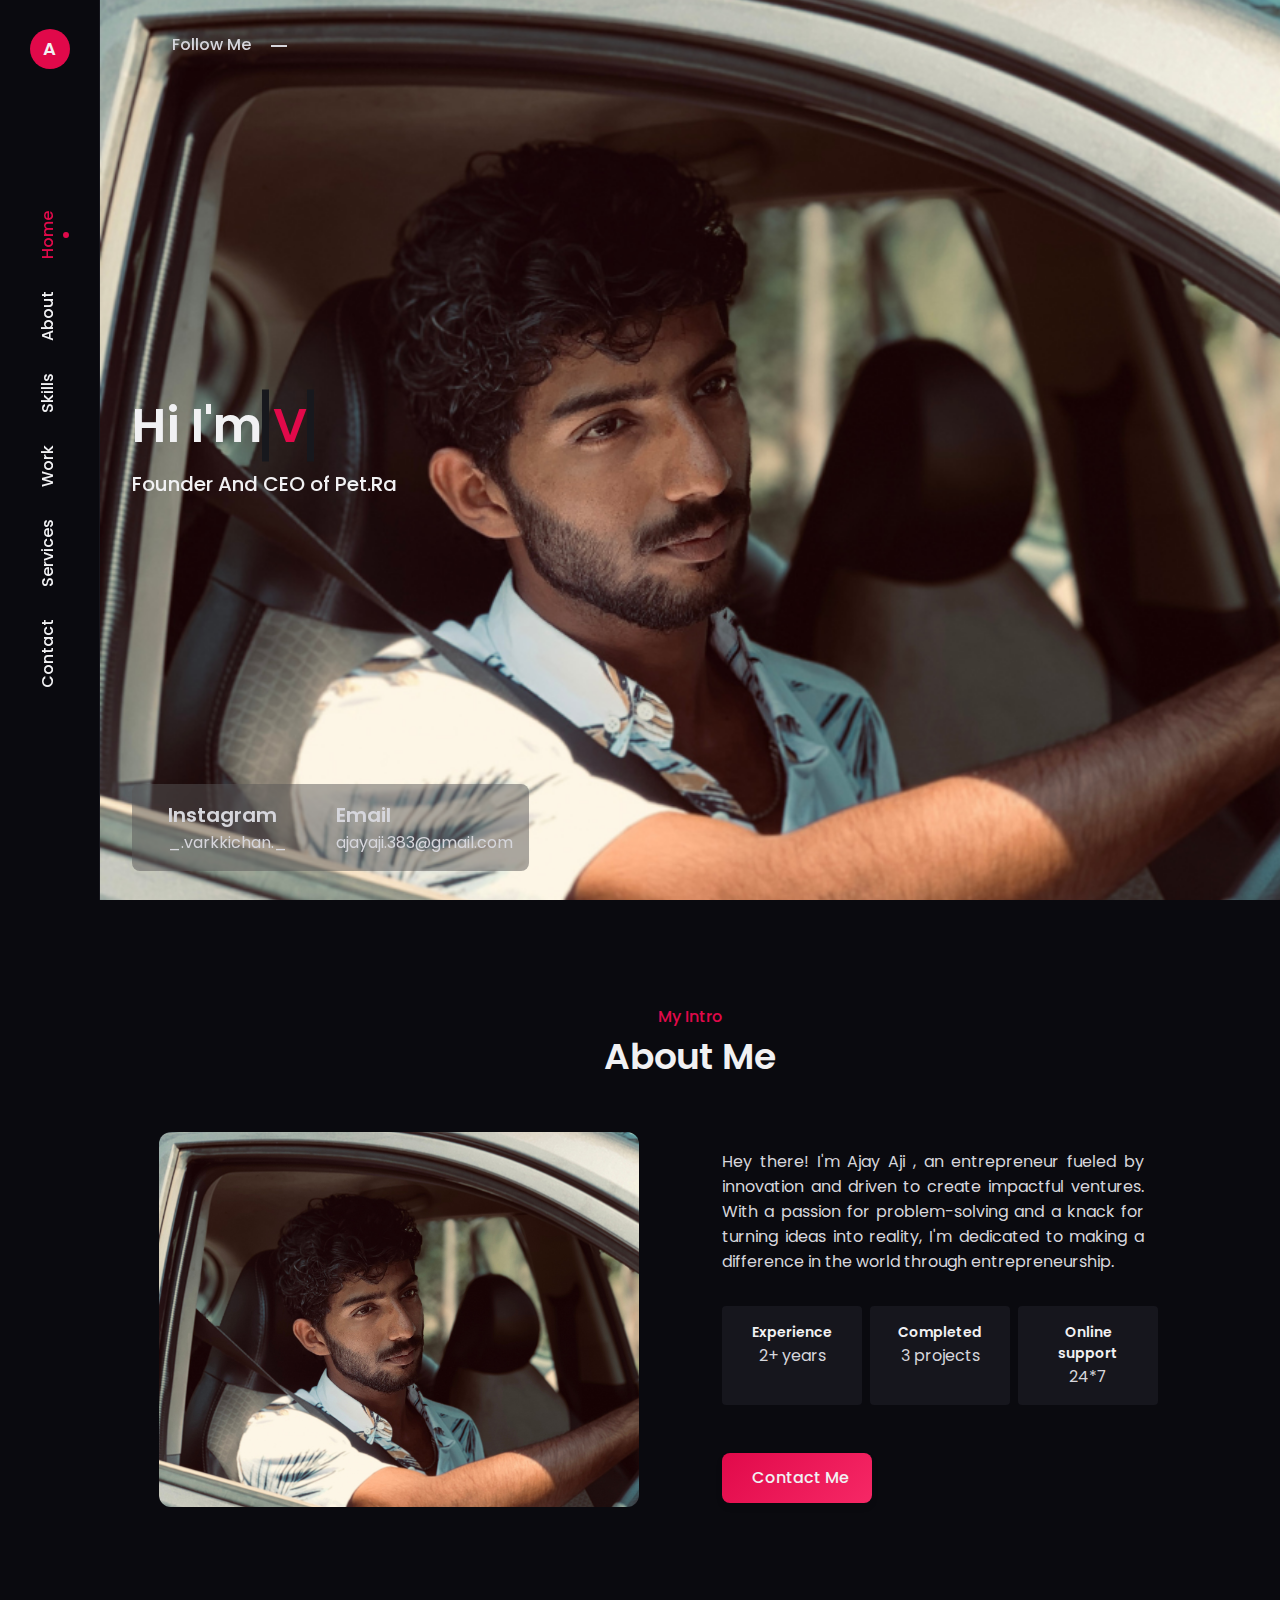
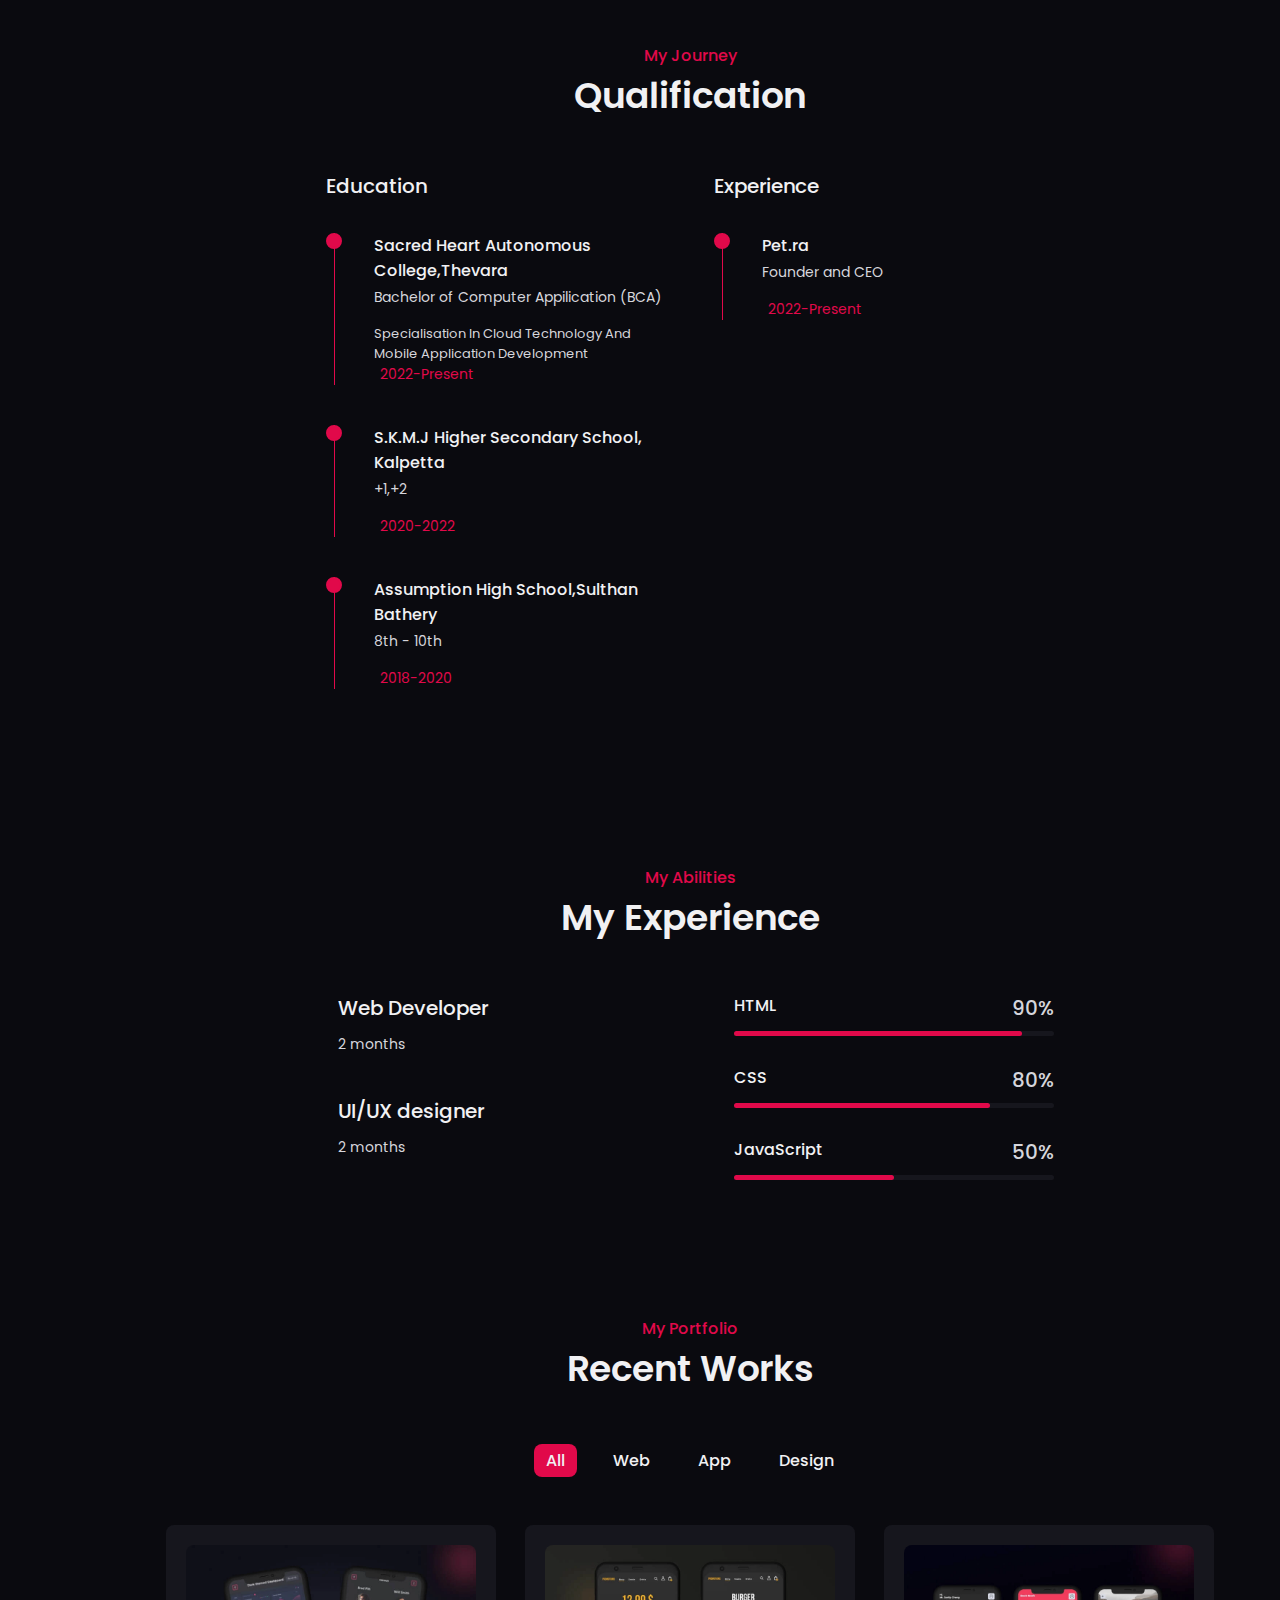
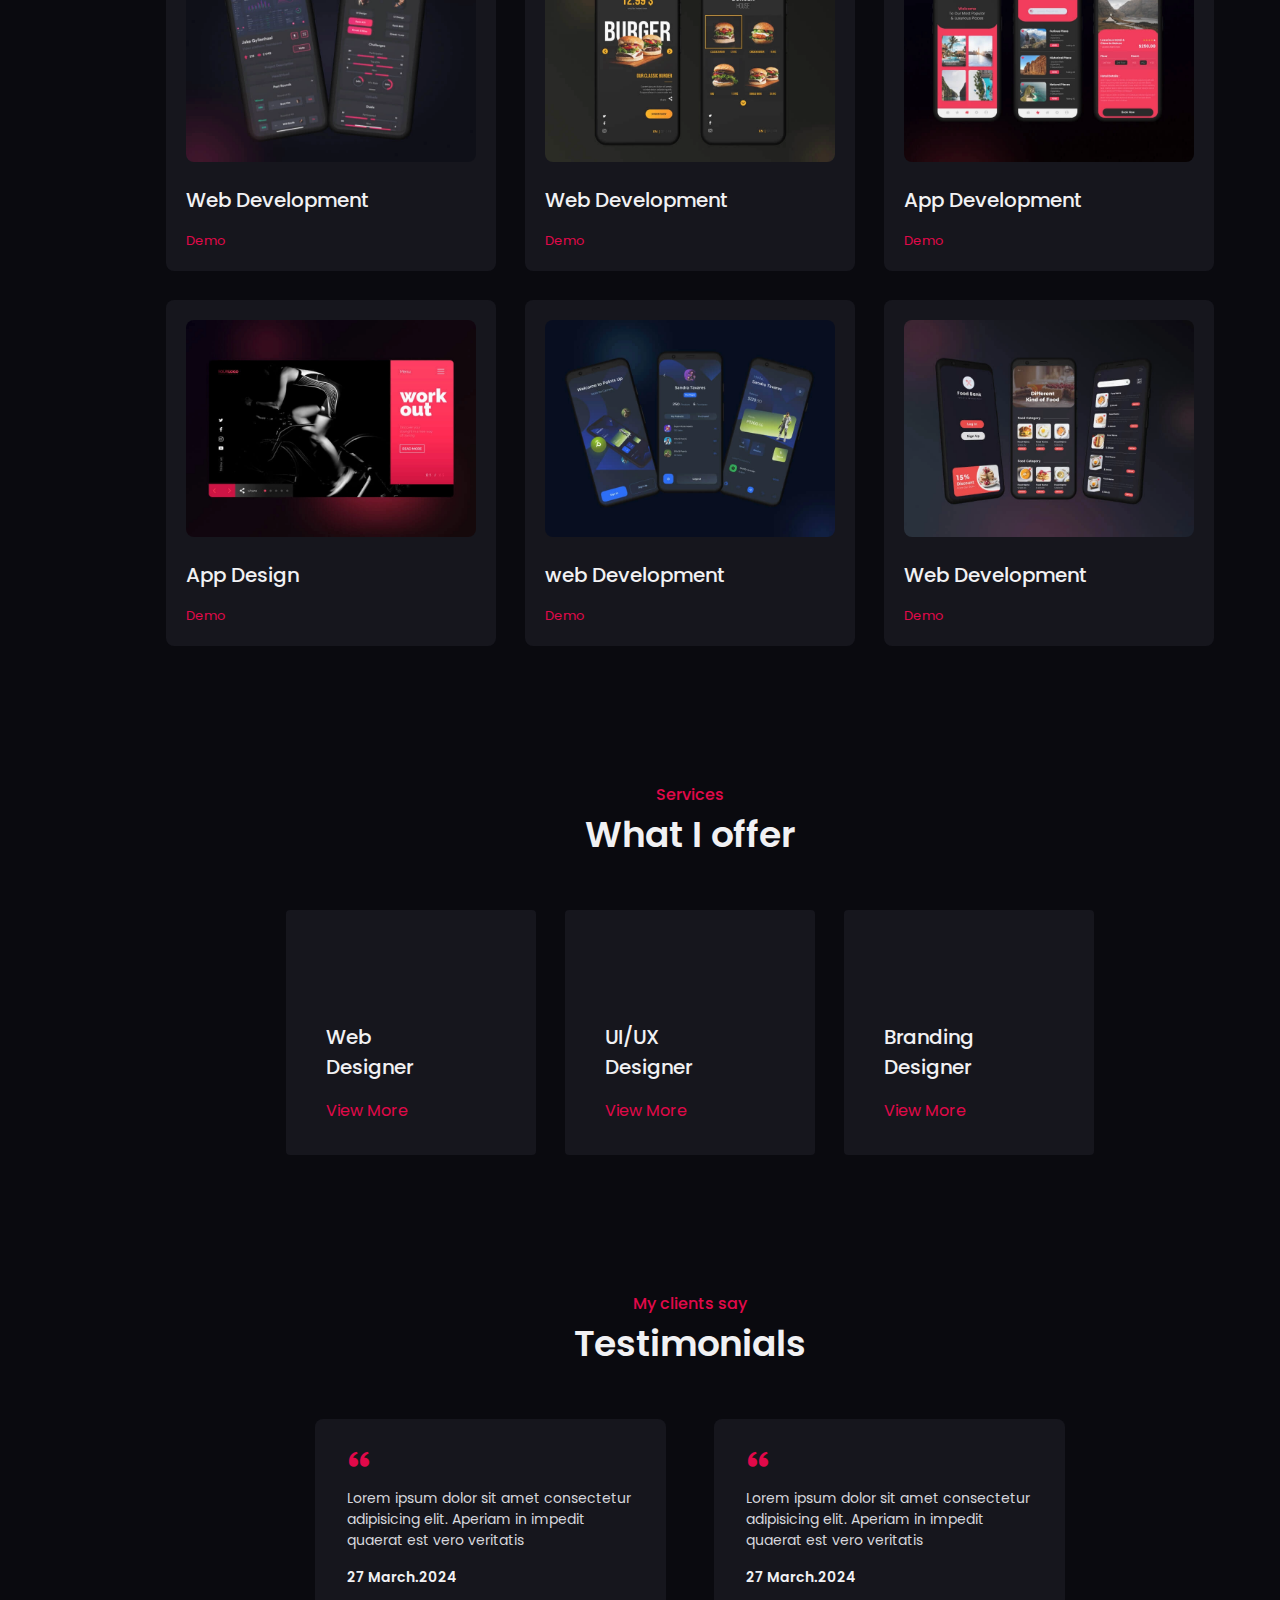
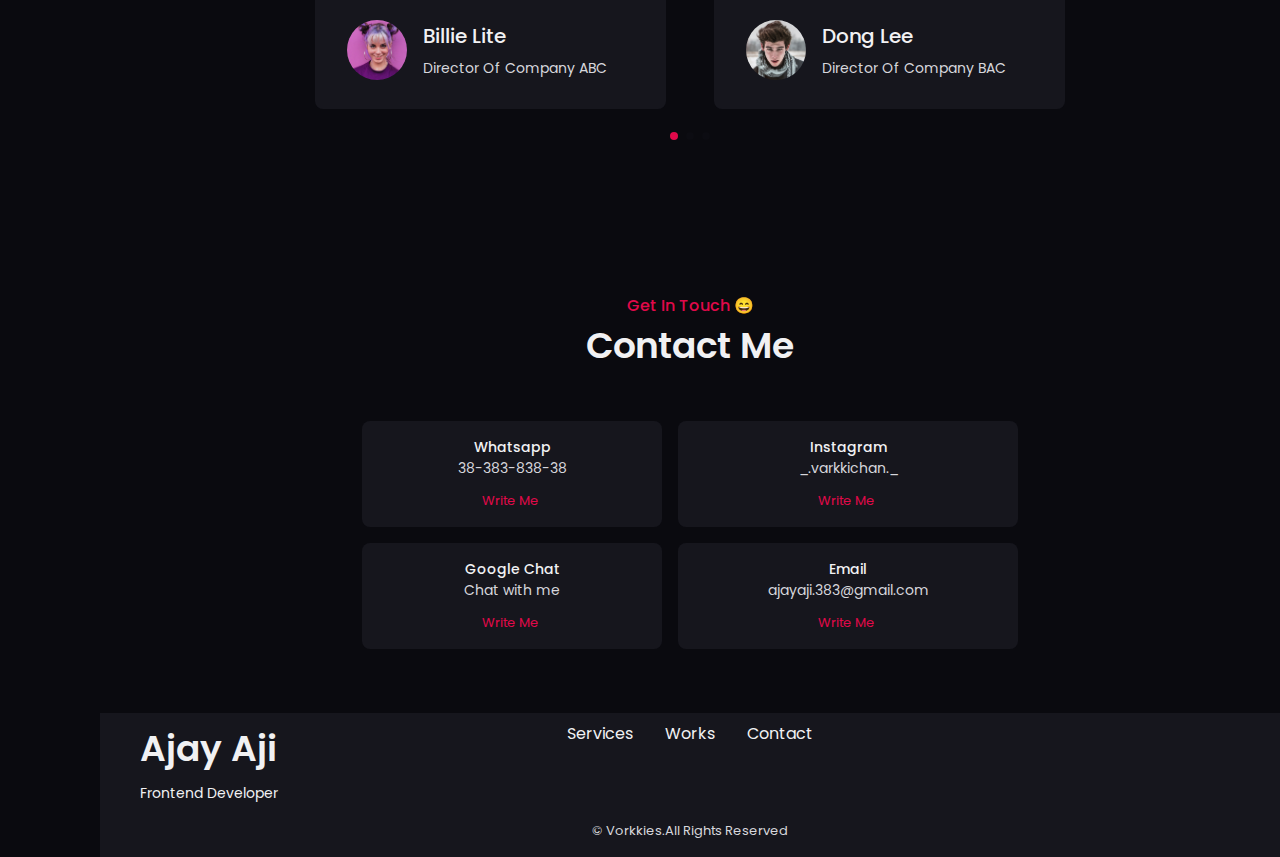
<file: Portfolio-main/index.html>
<!DOCTYPE html>
<html lang="en">

<head>
    <meta charset="UTF-8">
    <meta http-equiv="X-UA-Compatible" content="IE=edge">
    <meta name="Viewport" content="width=device-width, initial-scale=1.0">
    <!--========== UNICONS ==========-->
    <link rel="stylesheet" href="https://unicons.iconscout.com/release/v4.0.0/css/line.css">

    <!--========== BOXICONS ==========-->
    <link href='https://unpkg.com/boxicons@2.1.1/css/boxicons.min.css' rel='stylesheet'>

    <!--========== SWIPER CSS ==========-->
    <link rel="stylesheet" href="assets/css/swiper-bundle.min.css">

    <!--========== MAIN CSS ==========-->
    <link rel="stylesheet" href="assets/css/style.css">

    <title>Ajay Aji</title>
</head>

<body>
    
   <!--========== SIDEBAR ==========-->
   <div class="nav_toggle" id="nav-toggle">
    <i class="uil uil-bars"></i>
   </div>
<aside class="sidebar" id="side">
    <nav class="nav">
        <div class="nav_logo">
            <a href="index.html" class="nav_logo-text">A</a> 
        </div>

        <div class="nav_menu">
            <div class="menu">
                <ul class="nav_list">
                    <li>
                        <a href="#home" class="nav_link">Home</a>
                    </li>
                    <li>
                        <a href="#about" class="nav_link">About</a>
                    </li>
                    <li>
                        <a href="#skills" class="nav_link">Skills</a>
                    </li>
                    <li>
                        <a href="#work" class="nav_link">Work</a>
                    </li>
                    <li>
                        <a href="#services" class="nav_link">Services</a>
                    </li>
                    <li>
                        <a href="#contact" class="nav_link">Contact</a>
                    </li>
                </ul>
            </div>
        </div>
        <div class="btn_share">
            <i class="uil uil-share-alt social_share"></i>
        </div>
        <div class="nav_close" id="nav-close">
            <i class="uil uil-times nav_close-btn"></i>
        </div>
    </nav>
</aside>

    <!--========== MAIN ==========-->
    <main class="main">
        <!--===== Home =====-->
        <section class="home" id="home">
            <div class="home_container container grid">
                <div class="home_social">
                    <span class="home_social-follow">Follow Me </span>
                        <div class="home_social-links">
                            <a href="https://www.linkedin.com/in/ajay-aji-5b2862268?utm_source=share&utm_campaign=share_via&utm_content=profile&utm_medium=ios_app" target="_blank" class="home_social-links">
                                <i class="uil uil-linkedin"></i>
                            </a>
                            <a href="https://www.instagram.com/_.varkkichan._/" target="_blank" class="home_social-links">
                                <i class="uil uil-instagram"></i>
                            </a>
                            <a href="https://github.com/Varkkichan" target="_blank" class="home_social-links">
                                <i class="uil uil-github"></i>
                            </a>
                        </div>
                    
                </div>
            </div>
            
            <div class="home_data">
                <img src="assets/img/home-img1.png" alt="" class="home_img"> <!-- image to change -->
                <h1 class="home_title typewriter" data-text="Hi I'm"></h1>
                <h1 class="home_name typewriter" data-text="Varkkichan!!!"></h1>
                <h3 class="home_subtitle">Founder And CEO of Pet.Ra</h3>
              <!--   <p class="home_description">Buliding the best profitable and highest valuation company.Building the future.Creating the history!</p>-->
                <!-- <a href="#about" class="button"><i class="uil uil-user button_icon"></i><span>More About Me</span></a>--> 
            </div>
            <div class="my_info">
                <div class="info_items">
                    <i class="uil uil-instagram info_icon"></i>  
                    <div>
                        <h3 class="info_title">Instagram</h3>
                        <span class="info_subtitle">_.varkkichan._</span>
                    </div> 

                </div>
                
                <div class="info_items">
                    <i class="uil uil-envelope-edit info_icon"></i>
                        <div>
                        <h3 class="info_title">Email</h3>
                        <span class="info_subtitle">ajayaji.383@gmail.com</span>
                    </div>              
                </div>
            </div>
        </section>
        <!--===== About =====-->
        <section class="about section" id="about">
            <div class="section_header">
                <h2  data-heading="My Intro" class="section_title">About Me</h2>
            </div>
            <div class="about_container container grid">
                <img src="assets/img/me2.png" alt="" class="about_img"> <!--===== image to change =====-->
                <div class="about_data">
                    <h3 class="about_heading"></h3>
                    <p class="about_description">Hey there! I'm Ajay Aji , an entrepreneur fueled by innovation and driven to create impactful ventures.
                        With a passion for problem-solving and a knack for turning ideas into reality, I'm dedicated to making a difference 
                        in the world through entrepreneurship.</p>
                    <div class="about_info grid">
                        <div class="about_box">
                            <i class="uil uil-award about_icon"></i>
                            <h3 class="about_title">Experience</h3>
                            <span class="about_subtitle">2+ years</span>
                        </div>
        
                        <div class="about_box">
                            <i class="uil uil-suitcase-alt about_icon"></i>
                            <h3 class="about_title">Completed</h3>
                            <span class="about_subtitle">3 projects</span>
                        </div>
        
                        <div class="about_box">
                            <i class="uil uil-headphones-alt about_icon"></i>
                            <h3 class="about_title">Online support </h3>
                            <span class="about_subtitle">24*7</span>
                        </div>
                    </div>
                    <a href="#contact" class="button"> <i class="uil uil-navigator"></i>
                        Contact Me</a>
                </div>
            </div>
        </section>
        
        <!--===== Qualification =====-->
        <section class="qualifiaction section">
            <h2  data-heading="My Journey" class="section_title">Qualification</h2>

            <div class="qualification_container container grid">
                <div class="education">
                    <h3 class="qualification_title">
                        <i class="uil uil-graduation-cap"></i> Education
                    </h3>
                    <div class="timeline">
                        <div class="timeline_item">
                            <div class="circle_dot"></div>
                            <h3 class="timeline_title">Sacred Heart Autonomous College,Thevara</h3>
                            <p class="timeline_text">Bachelor of Computer Appilication (BCA)</p>
                           <p class="timeline_subtext">
                            Specialisation In Cloud Technology And Mobile Application Development  
                        </p>
                            <span class="timeline_date"><i class="uil uil-calendar-alt"></i>
                                2022-Present
                            </span>
                        </div>
                    </div>
                    <div class="timeline">
                        <div class="timeline_item">
                            <div class="circle_dot"></div>
                            <h3 class="timeline_title">S.K.M.J Higher Secondary School, Kalpetta </h3>
                            <p class="timeline_text">+1,+2</p>
                            <span class="timeline_date"><i class="uil uil-calendar-alt"></i>
                                2020-2022
                            </span>
                        </div>
                    </div>

                    <div class="timeline">
                        <div class="timeline_item">
                            <div class="circle_dot"></div>
                            <h3 class="timeline_title">Assumption High School,Sulthan Bathery</h3>
                            <p class="timeline_text">8th - 10th </p>
                            <span class="timeline_date"><i class="uil uil-calendar-alt"></i>
                                2018-2020
                            </span>
                        </div>
                    </div>
                </div>
            
                <div class="Experience">
                    <h3 class="qualification_title">
                        <i class="uil uil-suitcase-alt"></i>Experience
                    </h3>
                    <div class="timeline">
                        <div class="timeline_item">
                            <div class="circle_dot"></div>
                            <h3 class="timeline_title">Pet.ra</h3>
                            <p class="timeline_text">Founder and CEO</p>
                            <span class="timeline_date"><i class="uil uil-calendar-alt"></i>
                                2022-Present
                            </span>
                        </div>
                  <!--=====   </div>
                    <div class="timeline">
                        <div class="timeline_item">
                            <div class="circle_dot"></div>
                            <h3 class="timeline_title">S.K.M.J Higher Secondary School, Kalpetta </h3>
                            <p class="timeline_text">+1,+2</p>
                            <span class="timeline_date"><i class="uil uil-calendar-alt"></i>
                                2020-2022
                            </span>
                        </div>
                    </div>

                    <div class="timeline">
                        <div class="timeline_item">
                            <div class="circle_dot"></div>
                            <h3 class="timeline_title">Assumption High School,Sulthan Bathery</h3>
                            <p class="timeline_text">8th - 10th </p>
                            <span class="timeline_date"><i class="uil uil-calendar-alt"></i>
                                2018-2020
                            </span>
                        </div>
                    </div> (for adding more contents)=====--> 
                </div>
            </div>
        </section>
        <!--===== Skills =====-->
        <section class="skills section" id="skills">
            <h2 data-heading="My Abilities" class="section_title">My Experience</h2>
            <div class="skills_container container grid">
                <div class="skills_tabs">
                    
                    <div class="skills_header skills_active" data-target="#webdevelopment">
                        <i class="uil uil-brackets-curly skills_icon"></i>
                        <div>
                            <h1 class="skills_title">Web Developer</h1>
                            <span class="skills_subtitle">2 months</span>
                        </div>
                        <i class="uil uil-angle-down skills_arrow"></i>
                    </div>
        
                    <div class="skills_header" data-target="#design">
                        <i class="uil uil-swatchbook skills_icon"></i>
                        <div>
                            <h1 class="skills_title">UI/UX designer</h1>
                            <span class="skills_subtitle">2 months</span>
                        </div>
                        <i class="uil uil-angle-down skills_arrow"></i>
                    </div>
                </div>
        
                <div class="skills_content">
                    <div class="skills_group skills_active" data-content id="webdevelopment">
                        <div class="skills_list grid">
                            <div class="skills_data">
                                <div class="skills_title">
                                    <h3 class="skills_name">HTML</h3>
                                    <span class="skills_number">90%</span>
                                </div>
                                <div class="skills_bar">
                                    <span class="skills_percentage" style="width:90%"></span>
                                </div>
                            </div>
        
                            <div class="skills_data">
                                <div class="skills_title">
                                    <h3 class="skills_name">CSS</h3>
                                    <span class="skills_number">80%</span>
                                </div>
                                <div class="skills_bar">
                                    <span class="skills_percentage" style="width:80%"></span>
                                </div>
                            </div>
        
                            <div class="skills_data">
                                <div class="skills_title">
                                    <h3 class="skills_name">JavaScript</h3>
                                    <span class="skills_number">50%</span>
                                </div>
                                <div class="skills_bar">
                                    <span class="skills_percentage" style="width:50%"></span>
                                </div>
                            </div>
                        </div>
                    </div>
        
                    <div class="skills_group" data-content id="design">
                        <div class="skills_list grid">
                            <div class="skills_data">
                                <div class="skills_title">
                                    <h3 class="skills_name">Figma</h3>
                                    <span class="skills_number">70%</span>
                                </div>
                                <div class="skills_bar">
                                    <span class="skills_percentage" style="width:70%"></span>
                                </div>
                            </div>
                        </div>
                    </div>
        
                    <div class="skills_group" data-content id="webdevelopment">
                        <div class="skills_list grid">
                            <div class="skills_data">
                                <div class="skills_title">
                                    <h3 class="skills_name">MySQL</h3>
                                    <span class="skills_number">50%</span>
                                </div>
                                <div class="skills_bar">
                                    <span class="skills_percentage" style="width:50%"></span>
                                </div>
                            </div>
                        </div>
                    </div>
                </div>
            </div>
        </section>
        <!--===== Work =====-->
        <section class="work section" id="work">
            <h2 data-heading="My Portfolio" class="section_title">Recent Works</h2>
            <div class="work_filters">
                <span class="work_item active-work"data-filter="all">All</span>
                <span class="work_item" data-filter=".web">Web</span>
                <span class="work_item" data-filter=".app">App</span>
                <span class="work_item" data-filter=".design">Design</span>
            </div>
            <div class="work_container container grid">
                <div class="work_card">
                    <img src="assets/img/work-1.webp" alt="" class="work_img">
                    <h3 class="work_title">Web Development</h3>
                    <span class="work_button">Demo 
                        <i class="uil uil-arrow-right work_button-icon"></i>
                    </span>
                    <div class="portfolio_item-details">
                        <h3 class="details_title">Development of the e-commerce website</h3>
                        <p class="details_description">Lorem ipsum dolor sit amet consectetur adipisicing elit. 
                            Tempora nulla, magnam illo harum aspernatur unde minima libero amet neque ad cum commodi dolores 
                            enim iusto corporis in, assumenda, facilis id.</p>
                            <ul class="details_info">
                                <li>Created - <span>4 Dec 2024</span></li>
                                <li>Technologies: <span>HTML,CSS</span></li>
                                <li>Role: <span>Frontend Developer</span></li>
                                <li>View: <span><a href="#">www.domain.com</a></span></li>
                            </ul>
                    </div>
                </div>

                <div class="work_card mix web">
                    <img src="assets/img/work-2.webp" alt="" class="work_img">
                    <h3 class="work_title">Web Development</h3>
                    <span class="work_button">Demo 
                        <i class="uil uil-arrow-right work_button-icon"></i>
                    </span>
                    <div class="portfolio_item-details">
                        <h3 class="details_title">Development of the e-commerce website</h3>
                        <p class="details_description">Lorem ipsum dolor sit amet consectetur adipisicing elit. 
                            Tempora nulla, magnam illo harum aspernatur unde minima libero amet neque ad cum commodi dolores 
                            enim iusto corporis in, assumenda, facilis id.</p>
                            <ul class="details_info">
                                <li>Created - <span>4 Dec 2024</span></li>
                                <li>Technologies: <span>HTML,CSS</span></li>
                                <li>Role: <span>Frontend Developer</span></li>
                                <li>View: <span><a href="#">www.domain.com</a></span></li>
                            </ul>
                    </div>
                </div>

                <div class="work_card mix app">
                    <img src="assets/img/work-3.webp" alt="" class="work_img">
                    <h3 class="work_title">App Development</h3>
                    <span class="work_button">Demo 
                        <i class="uil uil-arrow-right work_button-icon"></i>
                    </span>
                    <div class="portfolio_item-details">
                        <h3 class="details_title">Development of the e-commerce app</h3>
                        <p class="details_description">Lorem ipsum dolor sit amet consectetur adipisicing elit. 
                            Tempora nulla, magnam illo harum aspernatur unde minima libero amet neque ad cum commodi dolores 
                            enim iusto corporis in, assumenda, facilis id.</p>
                            <ul class="details_info">
                                <li>Created - <span>4 Dec 2024</span></li>
                                <li>Technologies: <span>HTML,CSS</span></li>
                                <li>Role: <span>Frontend Developer</span></li>
                                <li>View: <span><a href="#">www.domain.com</a></span></li>
                            </ul>
                    </div>
                </div>

                <div class="work_card mix design">
                    <img src="assets/img/work-4.webp" alt="" class="work_img">
                    <h3 class="work_title">App Design</h3>
                    <span class="work_button">Demo 
                        <i class="uil uil-arrow-right work_button-icon"></i>
                    </span>
                    <div class="portfolio_item-details">
                        <h3 class="details_title">Development of the e-commerce app design in Figma</h3>
                        <p class="details_description">Lorem ipsum dolor sit amet consectetur adipisicing elit. 
                            Tempora nulla, magnam illo harum aspernatur unde minima libero amet neque ad cum commodi dolores 
                            enim iusto corporis in, assumenda, facilis id.</p>
                            <ul class="details_info">
                                <li>Created - <span>4 Dec 2024</span></li>
                                <li>Technologies: <span>HTML,CSS</span></li>
                                <li>Role: <span>Frontend Developer</span></li>
                                <li>View: <span><a href="#">www.domain.com</a></span></li>
                            </ul>
                    </div>
                </div>

                <div class="work_card mix web">
                    <img src="assets/img/work-5.webp" alt="" class="work_img">
                    <h3 class="work_title">web Development</h3>
                    <span class="work_button">Demo 
                        <i class="uil uil-arrow-right work_button-icon"></i>
                    </span>
                    <div class="portfolio_item-details">
                        <h3 class="details_title">Development of the e-commerce website</h3>
                        <p class="details_description">Lorem ipsum dolor sit amet consectetur adipisicing elit. 
                            Tempora nulla, magnam illo harum aspernatur unde minima libero amet neque ad cum commodi dolores 
                            enim iusto corporis in, assumenda, facilis id.</p>
                            <ul class="details_info">
                                <li>Created - <span>4 Dec 2024</span></li>
                                <li>Technologies: <span>HTML,CSS</span></li>
                                <li>Role: <span>Frontend Developer</span></li>
                                <li>View: <span><a href="#">www.domain.com</a></span></li>
                            </ul>
                    </div>
                </div>

                <div class="work_card mix web">
                    <img src="assets/img/work-6.webp" alt="" class="work_img">
                    <h3 class="work_title">Web Development</h3>
                    <span class="work_button">Demo 
                        <i class="uil uil-arrow-right work_button-icon"></i>
                    </span>
                    <div class="portfolio_item-details">
                        <h3 class="details_title">Development of the e-commerce website</h3>
                        <p class="details_description">Lorem ipsum dolor sit amet consectetur adipisicing elit. 
                            Tempora nulla, magnam illo harum aspernatur unde minima libero amet neque ad cum commodi dolores 
                            enim iusto corporis in, assumenda, facilis id.</p>
                            <ul class="details_info">
                                <li>Created - <span>4 Dec 2024</span></li>
                                <li>Technologies: <span>HTML,CSS</span></li>
                                <li>Role: <span>Frontend Developer</span></li>
                                <li>View: <span><a href="#">www.domain.com</a></span></li>
                            </ul>
                    </div>
                </div>


            </div>
        </section>
        <!-- Portfolio Popup -->
        <div class="portfolio_popup">
            <div class="portfolio_popup-inner">
                <div class="portfolio_popup-content grid">
                     <span class="portfolio_popup-close"><i class="uil uil-times"></i></span>
                     <div class="pp_thumbnail">
                        <img src="assets/img/work-2.webp" alt="" class="portfolio_popup-img">
                     </div>
                     <div class="portfolio-popup-info">
                        <div class="portfolio_popup-subtitle">Featured - <span>Design</span></div>
                        <div class="portfolio_popup-body">
                             <h3 class="details_title">Development of the e-commerce website</h3>
                                <p class="details_description">Lorem ipsum dolor sit amet consectetur adipisicing elit. 
                                    Tempora nulla, magnam illo harum aspernatur unde minima libero amet neque ad cum commodi dolores 
                                    enim iusto corporis in, assumenda, facilis id.</p>
                                    <ul class="details_info">
                                        <li>Created - <span>4 Dec 2024</span></li>
                                        <li>Technologies: <span>HTML , CSS</span></li>
                                        <li>Role:<span> Frontend Developer</span></li>
                                        <li>View: <span><a href="#">www.domain.com</a></span></li>
                                    </ul> 
                        </div>
                     </div>
                </div>
            </div>
        </div>
        <!--===== Services =====-->
        <section class="services section" id="services">
            <h2 data-heading="Services" class="section_title">What I offer </h2>
            <div class="services_container container grid">
                <div class="services_content">
                    <div>
                        <i class="uil uil-web-grid services_icon"></i>
                        <h3 class="services_title">Web <br> Designer</h3>
                    </div>
                    <span class="services_button">
                        View More <i class="uil uil-arrow-right services_button-icon"> </i>
                    </span>
                    

                    <div class="services_modal">
                        <div class="services_modal-content">
                            <i class="uil uil-times services_modal-close"></i>

                            <h3 class="services_modal-title">Web Designing</h3>
                            <p class="services_modal-description">Services with more than _ years of expertise and experience
                                .Providing quality works to clients.</p> 

                                <ul class="service_modal-services grid">
                                    <li class="services_modal-services">
                                        <i class="uil uil-check-circle services_modal-icon"></i>
                                        <p class="services_modal-info">I Develop the User Interface.</p>
                                    </li>

                                    <li class="services_modal-services">
                                        <i class="uil uil-check-circle services_modal-icon"></i>
                                        <p class="services_modal-info">Web Page Development</p>
                                    </li>

                                    <li class="services_modal-services">
                                        <i class="uil uil-check-circle services_modal-icon"></i>
                                        <p class="services_modal-info">I create UI/UX Interactions</p>
                                    </li>

                                    <li class="services_modal-services">
                                        <i class="uil uil-check-circle services_modal-icon"></i>
                                        <p class="services_modal-info">Positioning company Brands</p>
                                    </li>

                                    <li class="services_modal-services">
                                        <i class="uil uil-check-circle services_modal-icon"></i>
                                        <p class="services_modal-info">Design and Mockup the company products</p>
                                    </li>

                                    
                                </ul>
                        </div>
                    </div>
                </div>

                <div class="services_content">
                    <div>
                        <i class="uil uil-arrow services_icon"></i>
                        <h3 class="services_title">UI/UX <br> Designer</h3>
                    </div>
                    <span class="services_button">
                        View More <i class="uil uil-arrow-right services_button-icon"> </i>
                    </span>
                    <div class="services_modal">
                        <div class="services_modal-content">
                            <i class="uil uil-times services_modal-close"></i>

                            <h3 class="services_modal-title">UI/UX Designing</h3>
                            <p class="services_modal-description">Services with more than _ years of expertise and experience
                                .Providing quality works to clients.</p> 

                                <ul class="service_modal-services grid">
                                    <li class="services_modal-services">
                                        <i class="uil uil-check-circle services_modal-icon"></i>
                                        <p class="services_modal-info">I Develop the User Interface.</p>
                                    </li>

                                    <li class="services_modal-services">
                                        <i class="uil uil-check-circle services_modal-icon"></i>
                                        <p class="services_modal-info">Web Page Development</p>
                                    </li>

                                    <li class="services_modal-services">
                                        <i class="uil uil-check-circle services_modal-icon"></i>
                                        <p class="services_modal-info">I create UI/UX Interactions</p>
                                    </li>

                                    <li class="services_modal-services">
                                        <i class="uil uil-check-circle services_modal-icon"></i>
                                        <p class="services_modal-info">Positioning company Brands</p>
                                    </li>

                                    <li class="services_modal-services">
                                        <i class="uil uil-check-circle services_modal-icon"></i>
                                        <p class="services_modal-info">Design and Mockup the company products</p>
                                    </li>

                                    
                                </ul>
                        </div>
                    </div>
                </div>

                <div class="services_content">
                    <div>
                        <i class="uil uil-edit services_icon"></i>
                        <h3 class="services_title">Branding<br> Designer</h3>
                    </div>
                    <span class="services_button">
                        View More <i class="uil uil-arrow-right services_button-icon"> </i>
                    </span>
                    <div class="services_modal">
                        <div class="services_modal-content">
                            <i class="uil uil-times services_modal-close"></i>

                            <h3 class="services_modal-title">Brand Designing</h3>
                            <p class="services_modal-description">Services with more than _ years of expertise and experience
                                .Providing quality works to clients.</p> 

                                <ul class="service_modal-services grid">
                                    <li class="services_modal-services">
                                        <i class="uil uil-check-circle services_modal-icon"></i>
                                        <p class="services_modal-info">I Develop Brand Designs.</p>
                                    </li>

                                    <li class="services_modal-services">
                                        <i class="uil uil-check-circle services_modal-icon"></i>
                                        <p class="services_modal-info">Web Page Development</p>
                                    </li>

                                    <li class="services_modal-services">
                                        <i class="uil uil-check-circle services_modal-icon"></i>
                                        <p class="services_modal-info">I create UI/UX Interactions</p>
                                    </li>

                                    <li class="services_modal-services">
                                        <i class="uil uil-check-circle services_modal-icon"></i>
                                        <p class="services_modal-info">Positioning company Brands</p>
                                    </li>

                                    <li class="services_modal-services">
                                        <i class="uil uil-check-circle services_modal-icon"></i>
                                        <p class="services_modal-info">Design and Mockup the company products</p>
                                    </li>

                                    
                                </ul>
                        </div>
                    </div>
                </div>
            </div>
        </section>
        <!--===== Testimonials =====-->
        <section class="testimonials section">
             <h2 data-heading="My clients say" class="section_title">Testimonials</h2>
             <div class="testimonials_container container swiper">
                <div class="swiper-wrapper">
                    <div class="testimonial_card swiper-slide ">
                        <div class="testimonial_quote">
                            <i class='bx bxs-quote-alt-left'></i>
                        </div>
                        <p class="testimonial_description">Lorem ipsum dolor sit amet 
                            consectetur adipisicing elit. Aperiam in impedit quaerat est vero veritatis</p>
                            <h3 class="testimonial_date">27 March.2024</h3>
                            <div class="testimonial_profile">
                                <img src="assets/img/client1.jpg" alt="" class="testimonial_profile-img">
                                <div class="testimonial_profile-data">
                                    <span class="testimonial_profile-name">Billie Lite<br></span>
                                    <span class="testimonial_profile-detail">Director Of Company ABC</span>
                                </div>

                            </div>
                    </div>

                    <div class="testimonial_card swiper-slide">
                        <div class="testimonial_quote">
                            <i class='bx bxs-quote-alt-left'></i>
                        </div>
                        <p class="testimonial_description">Lorem ipsum dolor sit amet 
                            consectetur adipisicing elit. Aperiam in impedit quaerat est vero veritatis</p>
                            <h3 class="testimonial_date">27 March.2024</h3>
                            <div class="testimonial_profile">
                                <img src="assets/img/client2.jpg" alt="" class="testimonial_profile-img">
                                <div class="testimonial_profile-data">
                                    <span class="testimonial_profile-name">Dong Lee<br></span>
                                    <span class="testimonial_profile-detail">Director Of Company BAC</span>
                                </div>

                            </div>
                    </div>

                    <div class="testimonial_card swiper-slide">
                        <div class="testimonial_quote">
                            <i class='bx bxs-quote-alt-left'></i>
                        </div>
                        <p class="testimonial_description">Lorem ipsum dolor sit amet 
                            consectetur adipisicing elit. Aperiam in impedit quaerat est vero veritatis</p>
                            <h3 class="testimonial_date">27 March.2024</h3>
                            <div class="testimonial_profile">
                                <img src="assets/img/client3.jpg" alt="" class="testimonial_profile-img">
                                <div class="testimonial_profile-data">
                                    <span class="testimonial_profile-name">Lee Tong<br></span>
                                    <span class="testimonial_profile-detail">Director Of Company ACB</span>
                                </div>

                            </div>
                    </div>
                </div>
                <div class="swiper-pagination"></div>
             </div>
        </section>
        <!--===== Contact =====-->
        <section class="contact section" id="contact">
            <h2 data-heading="Get In Touch 😄" class="section_title">Contact Me</h2>
            <div class="contact_container container grid">
                <div class="contact_container">
                     <div class="contact_info">
                        <div class="contact_card">
                            <i class="uil uil-whatsapp contact_card-icon"></i>  
                            <h3 class="contact_card-title">Whatsapp</h3>
                            <span class="contact_card-data">38-383-838-38</span>
                            <a href="https://wa.me/3838383838" class="contact_button" target="_blank">
                                Write Me <i class="uil uil-arrow-right contact_button-icon"></i>
                            </a>
                        </div>
                        
                        <div class="contact_card">
                            <i class="uil uil-google contact_card-icon"></i>  
                            <h3 class="contact_card-title">Google Chat</h3>
                            <span class="contact_card-data">Chat with me</span>
                            <a href="https://mail.google.com/mail/u/0/#chat/home" class="contact_button" target="_blank">
                                Write Me <i class="uil uil-arrow-right contact_button-icon"></i>
                            </a>
                        </div>
                        
                     </div>
                </div>

              <div class="contact_container">
                <div class="contact_info">    
                    <div class="contact_card">
                        <i class="uil uil-instagram contact_card-icon"></i>                
                        <h3 class="contact_card-title">Instagram</h3>
                        <span class="contact_card-data">_.varkkichan._</span>
                        <a href="https://instagram.com/_.varkkichan._" class="contact_button" target="_blank">
                            Write Me <i class="uil uil-arrow-right contact_button-icon"></i>
                        </a>
                    </div>
                    

                    <div class="contact_card">
                        <i class="uil uil-envelope-edit contact_card-icon"></i>  
                        <h3 class="contact_card-title">Email</h3>
                        <span class="contact_card-data">ajayaji.383@gmail.com</span>
                        <a href="mailto:ajayaji.383@gmail.com?subject=Hello%20Ajay&body=I%20would%20like%20to%20get%20in%20touch%20with%20you."
                            class="contact_button">
                            Write Me <i class="uil uil-arrow-right contact_button-icon"></i>
                        </a>
                    </div>
                </div>    
                </div>

            </div>
        </section>
        <!--===== FOOTER =====-->
        <footer class="footer">
            <div class="footer_bg">
                <div class="footer_container container grid">
                    <div>
                        <h1 class="footer_title">Ajay Aji</h1>
                        <span class="footer_subtitle">Frontend Developer</span>
                    </div>
                    <ul class="footer_links">
                        <li>
                            <a href="#services" class="footer_link">Services</a>
                        </li>
                        <li>
                            <a href="#work" class="footer_link">Works</a>
                        </li>
                        <li>
                            <a href="#contact" class="footer_link">Contact</a>
                        </li>
                    </ul>
                    <div class="footer_socials">
                        <a href="https://www.linkedin.com/in/ajay-aji-5b2862268?utm_source=share&utm_campaign=share_via&utm_content=profile&utm_medium=ios_app" target="_blank" class="footer_social">
                            <i class="uil uil-linkedin"></i>
                        </a>
                        <a href="https://www.instagram.com/_.varkkichan._/" target="_blank" class="footer_social">
                            <i class="uil uil-instagram"></i>
                        </a>
                        <a href="https://github.com/Varkkichan" target="_blank" class="footer_social">
                            <i class="uil uil-github"></i>
                        </a>
                    </div>
                </div>
                <p class="footer_copy">&#169; Vorkkies.All Rights Reserved</p>
            </div>
        </footer>
    </main>

    <!--========== SCROLL UP ==========-->
    

    <!--========== MIXITUP FILTER ==========-->
    <script src="assets/js/mixitup.min.js"></script>

    <!--========== SWIPER JS ==========-->
    <script src="assets/js/swiper-bundle.min.js"></script>

    <!--========== MAIN JS ==========-->
    <script src="assets/js/main.js"></script>
</body>

</html>
</file>
<file: Portfolio-main/assets/css/style.css>
/*=============== GOOGLE FONTS ===============*/
@import url('https://fonts.googleapis.com/css2?family=Poppins:wght@300;400;500;600&display=swap');

/*=============== VARIABLES CSS ===============*/
:root {
    /*===== Colors =====*/
    --hue-color:242;

    /* HSL Color Mode */
    --skin-color: hsl(342, 92%, 46%);
    --title-color: hsl(var(--hue-color), 8%, 95%);
    --text-color: hsl(var(--hue-color), 8%, 85%);
    --body-color: hsl(var(--hue-color), 19%, 5%);
    --box-color: hsl(var(--hue-color), 14%, 10%);
    --scroll-bar-color: hsl(var(--hue-color), 12%, 38%);
    --scroll-thumb-color: hsl(var(--hue-color), 12%, 26%);

    /*===== Font and Typography =====*/
    --body-font: 'Poppins', sans-serif;

    /* .5rem = 8px, 1rem = 16px, 1.5rem = 24px ... */
    --biggest-font-size: 3rem;
    --h1-font-size: 2.25rem;
    --h2-font-size: 1.5rem;
    --h3-font-size: 1.25rem;
    --normal-font-size: 1rem;
    --small-font-size: .875rem;
    --smaller-font-size: .813rem;

    /*===== Font Weight =====*/
    --font-medium: 500;
    --font-bold: 600;

    /*===== Margenes Bottom =====*/
    --mb-0-25: .25rem;
    --mb-0-5: .5rem;
    --mb-0-75: .75rem;
    --mb-1: 1rem;
    --mb-1-5: 1.5rem;
    --mb-2: 2rem;
    --mb-2-5: 2.5rem;
    --mb-3: 3rem;

    /*===== Z Index =====*/
    --z-fixed: 10;
    --z-modal: 100;
}

/* Responsive Typography */
@media screen and (max-width: 1024px) {
    :root {
        --biggest-font-size: 2rem;
        --h1-font-size: 1.5rem;
        --h2-font-size: 1.25rem;
        --h3-font-size: 1.125rem;
        --normal-font-size: .938rem;
        --small-font-size: .813rem;
        --smaller-font-size: .75rem;
    }
}

/*=============== BASE ===============*/
* {
    margin:0;
    padding: 0;
    box-sizing: border-box;
}

html {
    scroll-behavior: smooth;
}

body,
button,
input {
    font-family : var(--body-font);
    font-size: var(--normal-font-size);
}

body{
    background-color: var(--body-color);
    color: var(--text-color);
}
h1,h2,h3{
    color: var(--title-color);
    font-weight: var(--font-bold);

}
ul{
    list-style: none;
}
a{
    text-decoration: none;
}
img{
    max-width: 100%;
    height: auto;
   position: relative;
    
}
button{
    cursor: pointer;
}
button,
input{
    border: none;
    outline: none;
}
/*=============== LAYOUT ===============*/
.container{
    max-width: 1250px;
    margin-left: auto;
    margin-right: auto;
}

.grid{
    display: grid;
}

/*=============== REUSABLE CSS CLASSES ===============*/
.section{
    padding: 6.5rem 0 2rem;
}
.section_title{
    text-align: center;
    font-size: var(--h1-font-size);
    margin-bottom: var(--mb-3);
}
.section_title::before{
    content: attr(data-heading);
    display: block;
    font-size: var(--normal-font-size);
    font-weight: var(--font-medium);
    color: var(--skin-color);
}

/*=============== SIDEBAR ===============*/
.sidebar{
    position: fixed;
    width: 100px;
    height: 100vh;
    background-color: var(--body-color);
    border-right: 1px solid var(--box-color);
    transition: .5;
}
.nav_logo{
    position: absolute;
    left: 0;
    right: 0;
    top: 1.8rem;
    width: 40px;
    height: 40px;
    border-radius: 50%;
    background-color: var(--skin-color);
    text-align: center;
    margin: auto;
}
.nav_logo-text{
    font-size: 1.125rem;
    color: var(--title-color);
    font-weight: var(--font-bold);
    line-height: 40px;
}

.nav_menu{
    position: fixed;
    transform: rotate(-90deg) translate(-100%);
    transform-origin: left top;
    width: 100vh;
}

.menu{
    display: flex;
}

.nav_list{
    display: flex;
    flex-direction: row-reverse;
    margin: -2px auto 0 auto;
}
.nav_link {
    float: right;
    height: 100%;
    line-height: 100px;
    padding: 0 1rem;
    color: var(--title-color);
    font-weight: var(--font-medium);
    position: relative;
    transition: .3s;
}
.btn_share{
    position:absolute;
    bottom: 1.8rem;
    left:0;
    right:0;
    text-align: center;
}
.social_share{
    font-size: 1.8rem;
}
.nav_toggle {
    height: 32px;
    width: 36px;
    cursor: pointer;
    position: fixed;
    right: 1.5rem;
    top: 2rem;
    font-size: 1.2rem;
    border-radius: .25rem;
    background-color: var(--skin-color);
    z-index: 1000; /* Ensure it is above other elements */
    display: none; /* Ensure it's displayed correctly */
    align-items: center;
    justify-content: center;
}
.nav_close{
    font-size: 1.5rem;
    position: absolute;
    top:  1rem;
    right: 1.5rem;
    cursor: pointer;
    display: none;
}
/* Active Link */
.nav_link.active-link,.nav_link:hover{
    color: var(--skin-color);
}
.nav_link.active-link::after,.nav_link:hover::after {
    position: absolute;
    content: '';
    width: 6px;
    height: 6px;
    background-color: var(--skin-color);
    border-radius: 50%;
    bottom: 1.8rem;
    left: 0;
    right: 0;
    margin: auto;
}

.nav_link.active-link::after,.nav_link:after {
    color: var(--skin-color);
}

/*=============== MAIN ===============*/
.main {
    margin-left: 100px;
}

/*===== Home Section  =====*/
.home {
   background: url(../img/me2.png);   /*image to change */
    background-size: cover;
    background-position: center center;
    height: 100vh;
    display: flex; /* Use flexbox for centering */
    flex-direction: column; /* Stack children vertically */
    align-items: flex-start; /* Align items to the start horizontally (left) */
    justify-content: flex-start; /* Align items to the start vertically (top) */
    padding: 2rem; /* Add padding if needed */
    position: relative;
}

.home_container {
    position: relative;
    width: 100%; /* Adjust width as needed */
    display: flex;
    align-items: center; /* Ensure content inside container is centered vertically */
    justify-content: flex-start; /* Align content inside the container to the start (left) */
    text-align: left; /* Align text to the left */
}

.home_social{
    width: 100%; /* Adjust width as needed */
    display: flex;
    align-items: center; /* Ensure content inside container is centered vertically */
    justify-content: flex-start; /* Align content inside the container to the start (left) */
    text-align: left;
    column-gap: 3.5rem;
}

.home_social-follow{
    font-weight:var(--font-medium);
    position: relative;
}

.home_social-follow::after{
    content: '';
    position: absolute;
    width: 1rem;
    height: 2px;
    background-color: var(--text-color);
    right: -45%;
    top: 50%;
}

.home_social-links{
    display: inline-flex;
    column-gap: 1rem;
    font-size: 1.08rem;
    color:var(--text-color);
    transition: .4s;
}

.home_social-links:hover {
    transform: translateY(.25rem);
}
.home_title,.home_name{
    display: inline;
    font-size:var(--biggest-font-size);
}
.home_name{
    color: var(--skin-color);
}
.home_subtitle{
font-size: var(--h3-font-size);
font-weight: var(--font-medium);
margin-bottom: var(--mb-0-75);
}
.home_description{
    max-width: 450px;
    margin-bottom: var(--mb-2);
}

.home_data {
    position: absolute;
    left: auto;
    top: 50%;
    transform: translateY(-50%);
}
.home_name{
    display: contents;
}

.my_info {
    display: flex;
    column-gap: 1.8rem;
    position: absolute;
    left: 2rem;
    bottom: 1.8rem;
    padding: 1rem;
    background: rgba(88, 86, 86, 0.5); /* Add background for better visibility */
   border-radius: 0.5rem; /* Add border radius if needed */
}

.info_items {
    display: flex;
    align-items: center;
    column-gap: 0.5rem;
}

.info_icon {
    font-size: 1.5rem;
    color: var(--skin-color);
    margin-right: var(--mb-0-75);
}

.info_title {
    font-size: var(--h3-font-size);
    color: var(--text-color);
    font-weight: var(--font-bold);
}

.info_subtitle {
    font-size: var(--normal-font-size);
    color: var(--text-color);
}

/* Hide home image by default */
.home_img {
    display: none;
}

/*===== Buttons =====*/
.button {
    display: inline-flex;
    height: 50px;
    align-items: center;
    column-gap: .5rem;
    background: linear-gradient(135deg, var(--skin-color), hsl(342, 92%, 56%)); /* Gradient background */
    color: var(--title-color);
    padding: .75rem 1.4rem;
    border-radius: .5rem; /* Increased border radius for smoother corners */
    font-weight: var(--font-medium);
    position: relative;
    z-index: 1;
    box-shadow: 0 4px 6px rgba(0, 0, 0, 0.1); /* Added subtle shadow for depth */
    transition: all 0.3s ease; /* Smooth transition for hover effects */
    overflow: hidden; /* To ensure pseudo-element effects don't overflow */
}

/* Hover effect */
.button:hover {
    background: linear-gradient(135deg, hsl(342, 92%, 56%), var(--skin-color)); /* Reversed gradient on hover */
    box-shadow: 0 6px 10px rgba(0, 0, 0, 0.2); /* Deeper shadow on hover */
    transform: translateY(-2px); /* Slight lift effect on hover */
}

/* Active effect */
.button:active {
    transform: translateY(0); /* Reset lift effect when pressed */
    box-shadow: 0 4px 6px rgba(0, 0, 0, 0.1); /* Original shadow when pressed */
}

/* Focus effect */
.button:focus {
    outline: none; /* Remove default focus outline */
    box-shadow: 0 0 0 3px rgba(255, 182, 193, 0.5); /* Add custom focus outline */
}

/* Additional hover effects using pseudo-elements */
.button::before {
    content: '';
    position: absolute;
    top: 50%;
    left: 50%;
    width: 300%;
    height: 300%;
    background: rgba(255, 255, 255, 0.15); /* Light overlay effect */
    transition: all 0.75s ease;
    transform: translate(-50%, -50%) rotate(45deg);
    opacity: 0;
    z-index: 0;
}

.button:hover::before {
    opacity: 1;
    width: 400%;
    height: 400%;
}

/* Button text enhancement */
.button span {
    position: relative;
    z-index: 1;
    transition: color 0.3s ease;
}

.button:hover span {
    color: hsla(244, 94%, 49%, 0.262); /* Change text color slightly on hover */
}

/* Button icon enhancement */
.button i {
    position: relative;
    z-index: 1;
    transition: transform 0.3s ease;
}

.button:hover i {
    transform: scale(1.2); /* Slightly enlarge the icon on hover */
}


/*===== About Section =====*/
.about_container{
    grid-template-columns: repeat(2,1fr);
    column-gap: 4rem;
    align-items: center;
}
.about_img{
    width: 480px;
    border-radius: .75rem;
    justify-self: center;
}
.about_heading{
    font-size: var(--h3-font-size);
    margin-bottom:var(--mb-0-75) ;
}
.about_description{
    text-align: justify;
    padding-right: 6rem;
    margin-bottom: var(--mb-2);
}
.about_info{
    grid-template-columns: repeat(3,140px);
    column-gap: .5rem;
    margin-bottom: var(--mb-3);
}
.about_box{
    text-align: center;
    border-radius: .25rem;
    padding:1rem 1.25rem;
    background-color: var(--box-color);
}
.about_icon{
    font-size: 1.5rem;
    color:var(--skin-color);
    margin-bottom:var(--mb-0-75);
}
.about_title{
    font-size: var(--small-font-size);
}
.about-subtitle{
    font-size: var(--smaller-font-size);
}
/*===== Qualification Section =====*/
.qualification_container{
    grid-template-columns: repeat(2,340px);
    column-gap: 3rem;
    justify-content: center;
}
.qualification_title{
    font-size: var(--h3-font-size);
    font-weight: var(--font-medium);
    margin-bottom: var(--mb-2);
}
.timeline_item{
    position:relative;
    padding-left: 3rem;
    margin-bottom: var(--mb-2-5);
}
.timeline_item:last-child{
    margin: bottom 0px;;
}
.timeline_item::before{
    content:'';
    width:1px;
    position: absolute;
    left: 0.48rem; ;
    top: 0;
    height: 100%;
    background-color: var(--skin-color);
}
.circle_dot{
    position: absolute;
    left: 0;
    top: 0;
    height: 1rem;
    width: 1rem;
    border: 2px solid var(--skin-color); 
    border-radius: 50%;
    background-color: var(--skin-color);
    transition: .3s;
}
.timeline_item:hover .circle_dot{
 background-color: var(--body-color);
}

.timeline_title{
    font-size: var(--normal-font-size);
    font-weight: var(--font-medium);
    margin-bottom: var(--mb-0-25);
}
.timeline_subtext{
    font-size: var(--smaller-font-size);
  
}
.timeline_text{
    font-size: var(--small-font-size);
    margin-bottom: var(--mb-1);
}
.timeline_date{
    display: flex;
    align-items: center;
    column-gap: .4rem;
    font-size: var(--small-font-size);
    color: var(--skin-color);
}
    /*===== Skills Section =====*/
    .skills_container {
        grid-template-columns: 360px 320px;
        column-gap: 3rem;
        justify-content: center;
    }
    
    .skills_header {
        display: flex;
        align-items: center;
        cursor: pointer;
    }
    
    .skills_header:not(:last-child) {
        margin-bottom: var(--mb-2-5);
    }
    
    .skills_icon,
    .skills_arrow {
        font-size: 2rem;
        color: var(--skin-color);
    }
    
    .skills_icon {
        margin-right: var(--mb-0-75);
    }
    
    .skills_title {
        font-size: var(--h3-font-size);
        font-weight: var(--font-medium);
    }
    
    .skills_subtitle {
        font-size: var(--small-font-size);
    }
    
    .skills_arrow {
        margin-left: auto;
    }
    
    .skills_active .skills_arrow {
        transform: rotate(-90deg);
        transition: .3s;
    }
    .skills [data-content]{
        display:none;
    }
    .skills_active[data-content]{
        display:block;
    }
    
    .skills_list {
        row-gap: 1.8rem;
    }
    
    .skills_title {
        display: flex;
        justify-content: space-between;
        margin-bottom: var(--mb-0-5);
    }
    
    .skills_name {
        font-size: var(--normal-font-size);
        font-weight: var(--font-medium);
    }
    
    .skills_bar,
    .skills_percentage {
        height: 5px;
        border-radius: .25rem;
    }
    
    .skills_bar {
        background-color: var(--box-color);
    }
    
    .skills_percentage {
        display: block;
        background-color: var(--skin-color);
    }
    
/*===== Work Section =====*/
.work_container{
    grid-template-columns: repeat(3,330px);
    gap: 1.8rem; 
    justify-content: center;
    padding-top: 1rem;
}

.work_filters{
    display: flex;
    justify-content: center;
    align-items: center;
    column-gap: 1.5rem; 
    margin-bottom: 2rem;
}
.work_item{
    cursor:pointer;
    color: var(--title-color);
    padding: .25rem .75rem;
    font-weight: var(--font-medium);
    border-radius: .5rem;
}
.work_card{
    background-color: var(--box-color);
    padding: 1.25rem;
    border-radius: .5rem;
}
.portfolio_item-details{
    display: none;
}
.work_img{
    border-radius: .5rem;
    margin-bottom: var(--mb-1);
}
.work_title{
    font-size: var(--normal-font-size);
    font-weight: var(--font-medium);
    margin-bottom: var(--mb-0-5);
}
.work_button{
    color: var(--skin-color);
    font-size: small;
    display: flex;
    column-gap: .25rem;
    cursor: pointer;
    align-items: center;
}
.work_button-icon {
    font-size: 1rem ;
    transition: .3s;
}
.work_button:hover .work_button-icon {
transform: translateX(.25rem);
}
/* Active Item Work */
.active-work{
    background-color: var(--skin-color);
    color:var(--title-color);

}

/* Portfolio Popup */
.portfolio_popup {
    position: fixed;
    left: 0;
    right: 0;
    top: 0;
    bottom: 0;
    background-color: rgba(0, 0, 0, 0.5);
    z-index: var(--z-modal);
    display: flex;
    justify-content: center;
    align-items: center;
    padding: 0 1rem;
    transition: .3s;
    opacity: 0;
    visibility: hidden;
}
.portfolio_popup.open{
    opacity:1;
    visibility: visible;
}

.portfolio_popup-inner {
    background-color: var(--box-color);
    width: 900px;
    border-radius: .5rem;
    padding: 2.5rem;
    position: relative;
}

.portfolio_popup-content {
    display: grid;
    grid-template-columns: repeat(2, 1fr);
    align-items: center;
    column-gap: 3rem;
}

.portfolio_popup-close {
    position: absolute;
    top: 1.5rem;
    right: 1.5rem;
    font-size: 1.5rem;
    color: var(--skin-color);
    cursor: pointer;
}

.portfolio_popup-img {
    width: 100%;
    border-radius: .5rem;
}

.portfolio_popup-info {
    display: flex;
    flex-direction: column;
}

.portfolio_popup-subtitle {
    margin-bottom: var(--mb-1);
    font-size: var(--small-font-size);
}

.portfolio_popup-body {
    display: flex;
    flex-direction: column;
}

.work_title {
    font-size: var(--h3-font-size);
    font-weight: var(--font-medium);
    margin-bottom: var(--mb-1);
}
.details_title {
    font-size: var(--h3-font-size);
    font-weight: var(--font-medium);
    margin-bottom: var(--mb-1);
}

.details_description {
    font-size: var(--small-font-size);
    margin-bottom: var(--mb-1);
}
.details_info li{
    margin-bottom: var(--mb-0-75);
    text-transform: capitalize;
    font-size: var(--small-font-size);
}
.details_info li :last-child{
    margin-bottom: 0;
}
.details_info li span{
    font-weight: normal;
}
.details_info li a{
    text-transform: lowercase;
    color: var(--skin-color);
}



/*===== Services Section =====*/
.services_container {
    grid-template-columns: repeat(3, 250px);
    justify-content: center;
    column-gap: 1.8rem;
}

.services_content {
    position: relative;
    background-color: var(--box-color);
    padding: 6rem 0 2rem 2.5rem;
    border-radius: .25rem;
}

.services_icon {
    display: block;
    font-size: 1.8rem;
    color: var(--skin-color);
    margin-bottom: var(--mb-1);
}

.services_title {
    font-size: var(--h3-font-size);
    margin-bottom: var(--mb-1);
    font-weight: var(--font-medium);
}

.services_button {
    color: var(--skin-color);
    font-size: m;
    display: flex;
    column-gap: .25rem;
    cursor: pointer;
    align-items: center;
}

.services_button-icon {
    font-size: 1rem;
    transition: .3s;
}

.services_button:hover .services_button-icon {
    transform: translateX(.25rem);
}

.services_modal {
    position: fixed;
    left: 0;
    right: 0;
    top: 0;
    bottom: 0;
    background-color: rgba(0, 0, 0, 0.5);
    z-index: var(--z-modal);
    display: flex;
    justify-content: center;
    align-items: center;
    padding: 0 1rem;
    transition: .3s;
    opacity: 0;
    visibility: hidden;
}

.services_modal.active-modal {
    opacity: 1;
    visibility: visible;
}

.services_modal-content {
    width: 500px;
    position: relative;
    background-color: var(--box-color);
    padding: 4.5rem 2.5rem 2.5rem;
    border-radius: .5rem;
}

.services_modal-close {
    position: absolute;
    top: 1.5rem;
    right: 1.5rem;
    font-size: 1.5rem;
    color: var(--skin-color);
    cursor: pointer;
}

.services_modal-title,
.services_modal-description {
    text-align: center;
}

.services_modal-title {
    font-size: var(--h3-font-size);
    font-weight: var(--font-medium);
    margin-bottom: var(--mb-1);
}

.services_modal-description {
    font-size: var(--small-font-size);
    padding: 0 3.5rem;
    margin-bottom: var(--mb-2);
}

.services_modal-services {
    display: flex;
    align-items: center;
    column-gap: .5rem;
    
}

.services_modal-icon {
    color: var(--skin-color);
    font-size: 1.2rem;
}

.services_modal-info {
    font-size: medium;
}
/* Active Modal*/
.active_modal{
    opacity: 1;
    visibility: visible ;
}

/*===== Testimonial Section =====*/
@media screen and (min-width:992px){
    .testimonials_container{
        width: 750px;
        margin-left: auto !important;
        margin-right: auto !important;
    }
}
    .testimonial_card{
        background-color: var(--box-color);
        padding: 1.8rem 2rem;
        border-radius: .5rem;
        margin-bottom: 3rem;
    }
.testimonial_quote{
    display: inline-flex;
    font-size: 1.5rem;
    color: var(--skin-color);
    margin-bottom: var(--mb-1);
}
.testimonial_description{
    margin-bottom: var(--mb-1);
    font-size: var(--small-font-size);
}

.testimonial_date{
    font-size: var(--small-font-size);
    margin-bottom: var(--mb-2);
}
.testimonial_profile{
    display: flex;
    align-items: center;
    column-gap: 1rem;
}
.testimonial_profile-img {
    width: 60px;
    height: 60px;
    border-radius: 3rem;
}
.testimonial_profile-data{
    display: flex;
    flex-direction: column;
    row-gap: .4rem;
}
.testimonial_profile-name{
    font-size: var(--h3-font-size);
    font-weight: var(--font-medium);
    color: var(--title-color);
}
.testimonial_profile-detail{
    font-size: var(--small-font-size);
}

/* Swiper Class */
.swiper-pagination-bullet{
    background-color: var(--box-color);
}
.swiper-pagination-bullet-active{
     background-color: var(--skin-color);
}
/*===== Contact Section =====*/
.contact_container{
    grid-template-columns: 300px 340px;
    column-gap: 1rem;
    justify-content: center;
    align-items: center;
}
.contact_info{
    margin: auto;
    display: grid;
    row-gap: 1rem;
}
.contact_card{
    background-color: var(--box-color);
    padding: 1rem;
    border-radius: .5rem;
    text-align: center;
}
.contact_card-icon{
    font-size: 1.8rem;
    color:var(--title-color);
    margin-bottom: var(--mb-0-25);
}
.contact_card-title,
.contact_card-data{
    font-size: var(--small-font-size);
}
.contact_card-title{
    font-weight: var(--font-medium);
}
.contact_card-data{
    display: block;
    margin-bottom: var(--mb-0-75); 
}

.contact_button{
    color: var(--skin-color);
    font-size: small;
    display: flex;
    column-gap: .25rem;
    cursor: pointer;
    align-items: center;
    justify-content: center;
}
.contact_button-icon {
    font-size: 1rem ; 
    transition: .3s;
}
.contact_button:hover .contact_button-icon {
transform: translateX(.25rem);
}

.input_container{
    position: relative;
    margin-top: .1rem;
    margin-bottom: 1.9rem; 
}
.input{
    width: 100%;
    border: 2px solid var(--text-color);
    background-color: transparent;
    padding: .6rem 1.2rem;
    color: var(--title-color);
    font-weight: var(--font-medium) ;
    font-size: var(--normal-font-size);
     letter-spacing: .5px;
     outline:none;
     border-radius: .50rem;
     transition: .3s;
}
textarea.input{
    padding: .8rem 1.2rem;
    min-height: 140px;
    border-radius: .50rem;
    resize: none;
}
.input_container label{
    position: absolute;
    top: 50%;
    left:1rem;
    transform: translateY(-50%);
    padding: 0.4rem;
    color: var(--text-color);
    font-size: 1rem;
    font-weight: var(--font-medium);
    pointer-events: none;
    z-index:1000;
    transition: .5s;
}
.input_container.textarea label{
    top:1rem;
    transform: translateY(-50%);
}

.input_container span{
    position: absolute;
    top:0;
    left: 25px;
    color: transparent;
    transform: translateY(-50%);
    font-size: var(--small-font-size);
    padding: 0.4rem;
    pointer-events: none;
    z-index: 500;

}
.input_container span::before,
.input_container span::after{
    content: '';
    position: absolute;
    width: 10%;
    height: 5px;
    opacity: 0;
    background-color: var(--body-color);
    top:50%;
    transform: translateY(-50%);
    transition: .3s;
}
.input_container span::before{
    left: 50%;
}
.input_container span::after{
    right:50%;
}
.input_container.focus label{
    top:0;
    transform: translateY(-50%);
    left: 25px;
    font-size: var(--smaller-font-size);
}
.input_container.focus span::before,
.input_container.focus span::after{
    width: 50%;
    opacity: 1;
}
/*=============== FOOTER ===============*/
.footer{
    padding-top: 2rem;
}
.footer_container{
    grid-template-columns: repeat(3,1fr);
    column-gap: 1.6rem;
}
.footer_bg{
    background-color: var(--box-color);
    padding: .5rem 0 1rem;
}
.footer_title{
    font-size: var(--h1-font-size);
    margin-bottom: var(--mb-0-25);
}
.footer_subtitle{
    font-size:var(--small-font-size);
}
.footer_links{
    display: flex;
    justify-self: center;
    column-gap: 2rem;
}
.footer_link:hover{
    color: var(--skin-color);
}
.footer_socials{
    justify-self: flex-end;
}
.footer_social{
    font-size: 1.25rem;
    margin-right: var(--mb-1-5);
}
.footer_social:hover{
    color: var(--skin-color);
}
.footer_copy{
    font-size: var(--smaller-font-size);
    text-align: center;
    margin-top: 1rem;
}
.footer_title,
.footer_subtitle,
.footer_link,
.footer_social{
    color:var(--title-color);
}
/*=============== SCROLL UP ===============*/
::-webkit-scrollbar{
    width: .60rem;
    background-color: var(--scroll-bar-color);
    border-radius: .5rem;
}
::-webkit-scrollbar-thumb{
    background-color: var(--scroll-thumb-color);
    border-radius: .5rem;
}

/* Show Scroll Up*/


/*=============== SCROLL BAR ===============*/


/*========== BREAKPOINTS ==========*/
/* For Large Devices */
@media screen and (max-width: 1408px) {
    .container{
        margin-left: var(--mb-2-5);
        margin-right: var(--mb-2-5);
    }
}

@media screen and (max-width: 1216px) { 
    .about_container{
        column-gap: 2.5rem;
    }
    .about_description{
        padding-right: 0;
    }
    .work_container{
        grid-template-columns: repeat(2,330px);
        gap: 2.5em;
    }
}

@media screen and (max-width: 1024px) {
    .container {
        margin-left: var(--mb-1-5);
        margin-right: var(--mb-1-5);
    }
    .sidebar {
        width: 100%;
        z-index: 999;
        transform: translateX(-100%);
    }
    .show-sidebar {
        transform: translateX(0);
    }
    .nav_logo,
    .btn_share {
        display: none;
    }
    .nav_menu {
        height: 100%;
        width: 100%;
        transform: rotate(0deg) translateX(0);
        display: flex;
        justify-content: center;
    }
    .nav_list {
        flex-direction: column;
        height: 100%;
        justify-content: center;
        align-items: center;
    }
    .nav_link {
        padding: 1rem 0;
        line-height: 1.5rem;
    }
    .nav_link.active-link::after,
    .nav_link:hover::after {
        bottom: 0;
    }
    .nav_close {
        display: block;
    }
    .nav_toggle {
        position: fixed;
        left: 10px; /* Adjust this value as needed */
        top: 25px;  /* Adjust this value as needed */
        display: flex;
        align-items: center;
        justify-content: center;
        width: 40px;  /* Adjust this value as needed */
        height: 40px; /* Adjust this value as needed */
        background-color:var(--skin-color); /* Adjust this value as needed */
        border-radius: 10%;
        box-shadow: 0 4px 8px rgba(0,0,0,0.1);
        z-index: 1000; /* Ensure it is above other elements */
        cursor: pointer;
    }
    
    .nav_toggle i {
        font-size: 24px; /* Adjust this value as needed */
    }
    
    .main {
        margin-left: 0;
    }
    .about_container {
        grid-template-columns: 1fr;
        row-gap: 2.5rem;
    }
    .about_img {
        width: 350px;
    }
    .about_data {
        text-align: center;
    }
    .about_info {
        justify-content: center;
    }
    .about_box {
        padding: .75rem .5rem;
    }
    .about_description {
        padding: 0 4rem;
        text-align: center;
    }
    .qualification_container {
        grid-template-columns: repeat(2, 290px);
    }
    .skills {
        grid-template-columns: 340px 300px;
    }
    .skills_list {
        row-gap: 1.7rem;
    }
    .work_card {
        padding: 1rem;
    }
    .work_img {
        margin-bottom: var(--mb-0-75);
    }
    .work_title {
        margin-bottom: var(--mb-0-25);
    }
    .services_container {
        grid-template-columns: repeat(3, 220px);
    }
    .testimonial_card {
        padding: 1.25rem 1.5rem;
    }
    .portfolio_item-details {
        margin-bottom: var(--mb-1-5);
    }
    .details_info li {
        margin-bottom: var(--mb-0-5);
    }
    .details_title {
        margin-bottom: var(--mb-0-75);
    }

}


/* For Medium Devices */
@media screen and (max-width: 768px) {
    .about_img {
        width: 250px;
        margin: 0 auto; /* Ensure the image is centered */
    }
    
    .qualification_container {
     grid-template-columns: 290px;
     row-gap: 3rem;
    }

    .skills_container {
        grid-template-columns: 300px;
        row-gap: 3rem;
       /* justify-items: center;  Center items horizontally */
    }

    .work_container {
        grid-template-columns: 330px;
        justify-items: center; /* Center items horizontally */
    }

    .services_container {
        grid-template-columns: repeat(2, 1fr);
        gap: 1.5rem;
       /* justify-items: center; Center items horizontally */
    }

    .services_content {
        padding: 3.5rem .5rem 1.25rem 1.5rem;
    }

    .services_icon {
        font-size: 1.5rem;
    }

    .contact_container {
        
        grid-template-columns: 360px;
        row-gap: 3rem;
       /* justify-items: center;  Center items horizontally */
    }

    .footer_container {
        grid-template-columns: repeat(2, 1fr);
        row-gap: 3rem;
    }

    .footer_socials {
        justify-self: start;
    }

    .footer_links {
        flex-direction: column;
        row-gap: 1.5rem;
    }

    .footer_bg {
        padding: 1rem 0 .5rem;
    }

    .footer_copy {
        margin-top: var(--mb-0-75);
    }

    .portfolio_popup-inner {
        width: 420px;
        padding: 2.8rem 1.5rem 2.5rem;
        margin: 0 auto; /* Center the popup */
    }

    .portfolio_popup-content {
        grid-template-columns: 1fr;
        row-gap: 1.6rem;
    }

    .details_title {
        font-size: var(--normal-font-size);
    }

    .portfolio_popup-close {
        top: 0.5rem;
    }
}

@media screen and (max-width: 576px) {
    .nav_toggle {
        right: initial;
        left: 1.5rem;
    }

    .home {
        display: flex;
        flex-direction: column;
        align-items: center; /* Align children horizontally center */
        justify-content: center; /* Align children vertically center */
        background-image: none;
        height: initial;
        padding: 0;
    }

    .home_img {
        display: block;
        width: 250px;
        margin: 0 auto;
        padding: 0.5rem;

    }

    .home_social {
        left: initial;
        right: -1rem;
        flex-direction: column;
        row-gap: 3.5rem;
    }

    .home_data {
        padding-top: 25rem;
        text-align: center;
    }

    .home_social-follow {
        font-size: var(--smaller-font-size);
        transform: rotate(90deg);
        display: none;
    }

    .home_social-links {
        flex-direction: column;
        row-gap: .25rem;
        display: none;
    }

    .home_social-link {
        font-size: var(--normal-font-size);
    }

    .my_info {
        display: none;
    }

    .about {
        padding-top: 25rem;
    }

    .about_info {
        display: grid;
        grid-template-columns: repeat(3, 1fr);
        align-items: stretch; /* Ensure all items stretch to fill the grid cell */
        gap: 1rem; /* Add some gap between the grid items */
    }

    .about_description {
        padding: 0;
        text-align: center;
    }

    .services_modal-content {
        padding: 4.5rem 1.5rem 2.5rem;
    }

    .services_modal-description {
        padding: 0;
    }
    

    .contact_container,
    .work_container {
        grid-template-columns: 300px;
        /* justify-items: center; */
    }

    .footer_container {
        grid-template-columns: 1fr;
    }

    .footer_links {
        justify-self: flex-start;
    }
}

@media screen and (max-width: 350px) {
    .container {
        margin-left: var(--mb-1);
        margin-right: var(--mb-1);
    }

    .home_img {
        width: 800px;
    }

    .home_title {
        font-size: var(--h1-font-size);
    }

    .home_subtitle {
        font-size: var(--normal-font-size);
    }

    .about_info {
        grid-template-columns: repeat(2, 1fr);
        row-gap: .5rem;
    }

    .contact_container,
    .work_container,
    .skills_container,
    .qualification_container {
        grid-template-columns: 1fr;
    }

    .skills_title {
        font-size: var(--normal-font-size);
    }

    .work_item {
        font-size: var(--small-font-size);
    }

    .work_filters {
        column-gap: .25rem;
    }

    .services_container {
        grid-template-columns: max-content;
    }

    .services_content {
        padding-right: 3.5rem;
    }
}

/* Typing effect CSS*/ 

@keyframes blink-caret {
    from, to { border-color: transparent; }
    50% { border-color: 0.15em solid rgba(23, 24, 29); }
}

.typewriter {
    display: inline-block;
    overflow: hidden;
    white-space: nowrap;
    border-right: 0.15em solid rgba(23, 24, 29);
    animation: typing 3.5s steps(40, end), blink-caret 0.75s step-end infinite;
}
</file>
